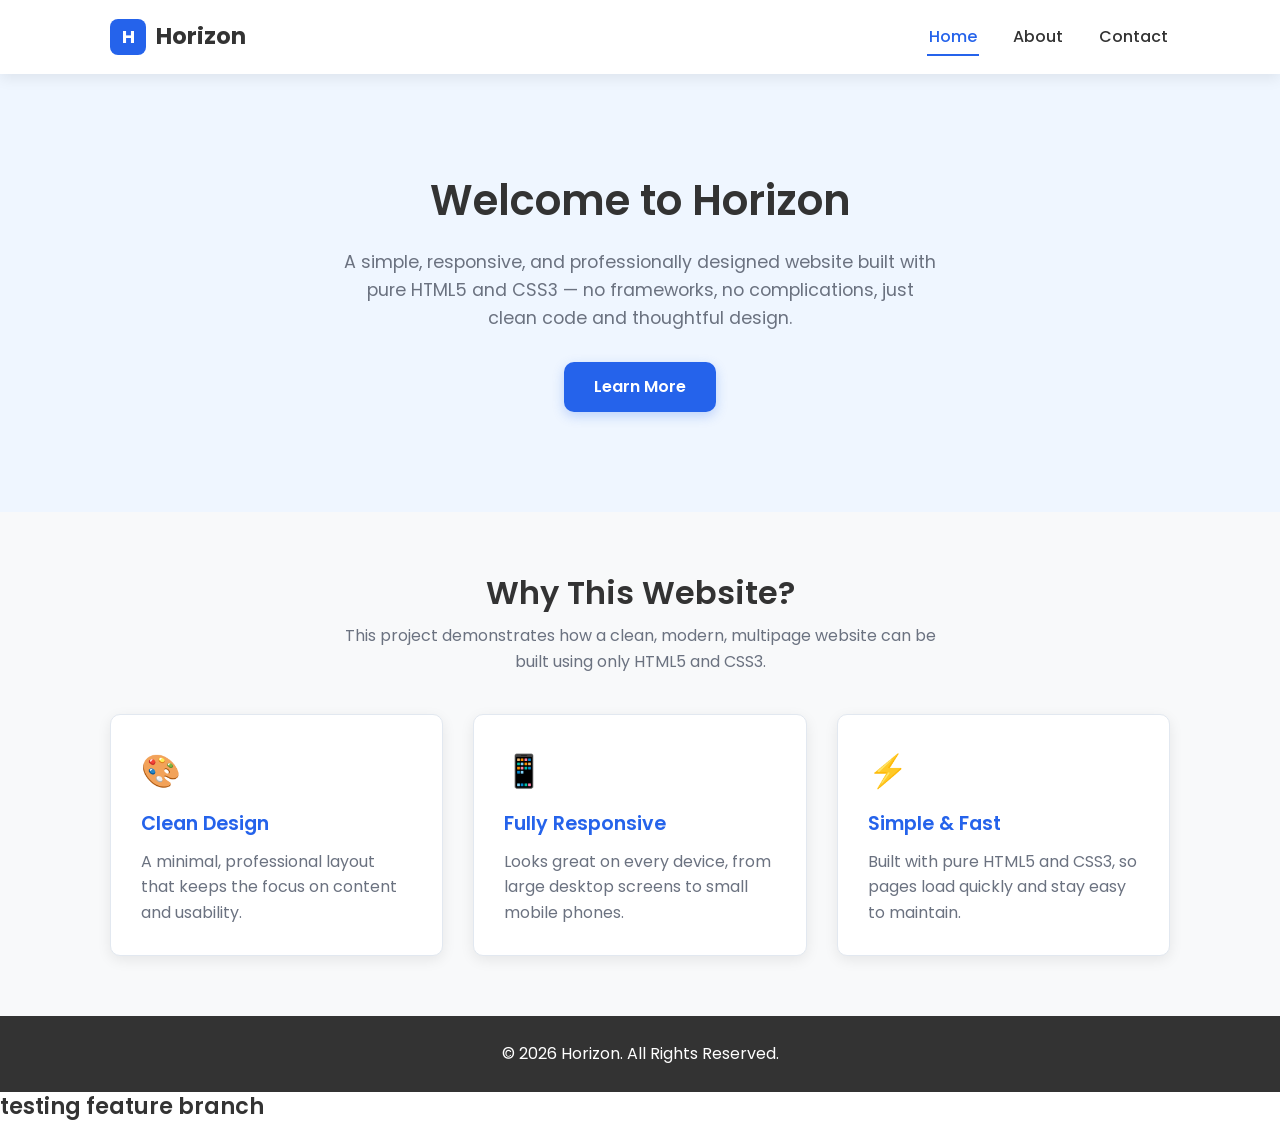
<file: index.html>
<!DOCTYPE html>
<html lang="en">
<head>
    <meta charset="UTF-8">
    <meta name="viewport" content="width=device-width, initial-scale=1.0">
    <meta name="description" content="Horizon - a simple, responsive website built with HTML5 and CSS3.">
    <title>Home | Horizon</title>

    <!-- Google Font: Poppins (falls back to system fonts if offline) -->
    <link rel="preconnect" href="https://fonts.googleapis.com">
    <link href="https://fonts.googleapis.com/css2?family=Poppins:wght@400;500;600;700&display=swap" rel="stylesheet">

    <!-- Shared stylesheet used by every page -->
    <link rel="stylesheet" href="styles.css">
</head>
<body>

    <!-- ===================== Header & Navigation ===================== -->
    <header class="site-header">
        <div class="container header-inner">
            <a href="index.html" class="logo">
                <span class="logo-icon">H</span>
                Horizon
            </a>

            <nav>
                <ul class="nav-links">
                    <li><a href="index.html" class="active">Home</a></li>
                    <li><a href="about.html">About</a></li>
                    <li><a href="contact.html">Contact</a></li>
                </ul>
            </nav>
        </div>
    </header>

    <main>
        <!-- ===================== Hero Section ===================== -->
        <section class="hero">
            <div class="container">
                <h1>Welcome to Horizon</h1>
                <p>
                    A simple, responsive, and professionally designed website built
                    with pure HTML5 and CSS3 &mdash; no frameworks, no complications,
                    just clean code and thoughtful design.
                </p>
                <a href="about.html" class="btn">Learn More</a>
            </div>
        </section>

        <!-- ===================== Purpose Section ===================== -->
        <section class="purpose">
            <div class="container">
                <h2 class="section-title">Why This Website?</h2>
                <p class="section-subtitle">
                    This project demonstrates how a clean, modern, multipage
                    website can be built using only HTML5 and CSS3.
                </p>

                <div class="card-grid">
                    <div class="card">
                        <div class="card-icon">🎨</div>
                        <h3>Clean Design</h3>
                        <p>A minimal, professional layout that keeps the focus on content and usability.</p>
                    </div>

                    <div class="card">
                        <div class="card-icon">📱</div>
                        <h3>Fully Responsive</h3>
                        <p>Looks great on every device, from large desktop screens to small mobile phones.</p>
                    </div>

                    <div class="card">
                        <div class="card-icon">⚡</div>
                        <h3>Simple &amp; Fast</h3>
                        <p>Built with pure HTML5 and CSS3, so pages load quickly and stay easy to maintain.</p>
                    </div>
                </div>
            </div>
        </section>
    </main>

    <!-- ===================== Footer ===================== -->
    <footer class="site-footer">
        <div class="container">
            <p>&copy; 2026 Horizon. All Rights Reserved.</p>
        </div>
    </footer>

</body>
</html>
<h2>testing feature branch</h2>
<!-- test -->
</file>
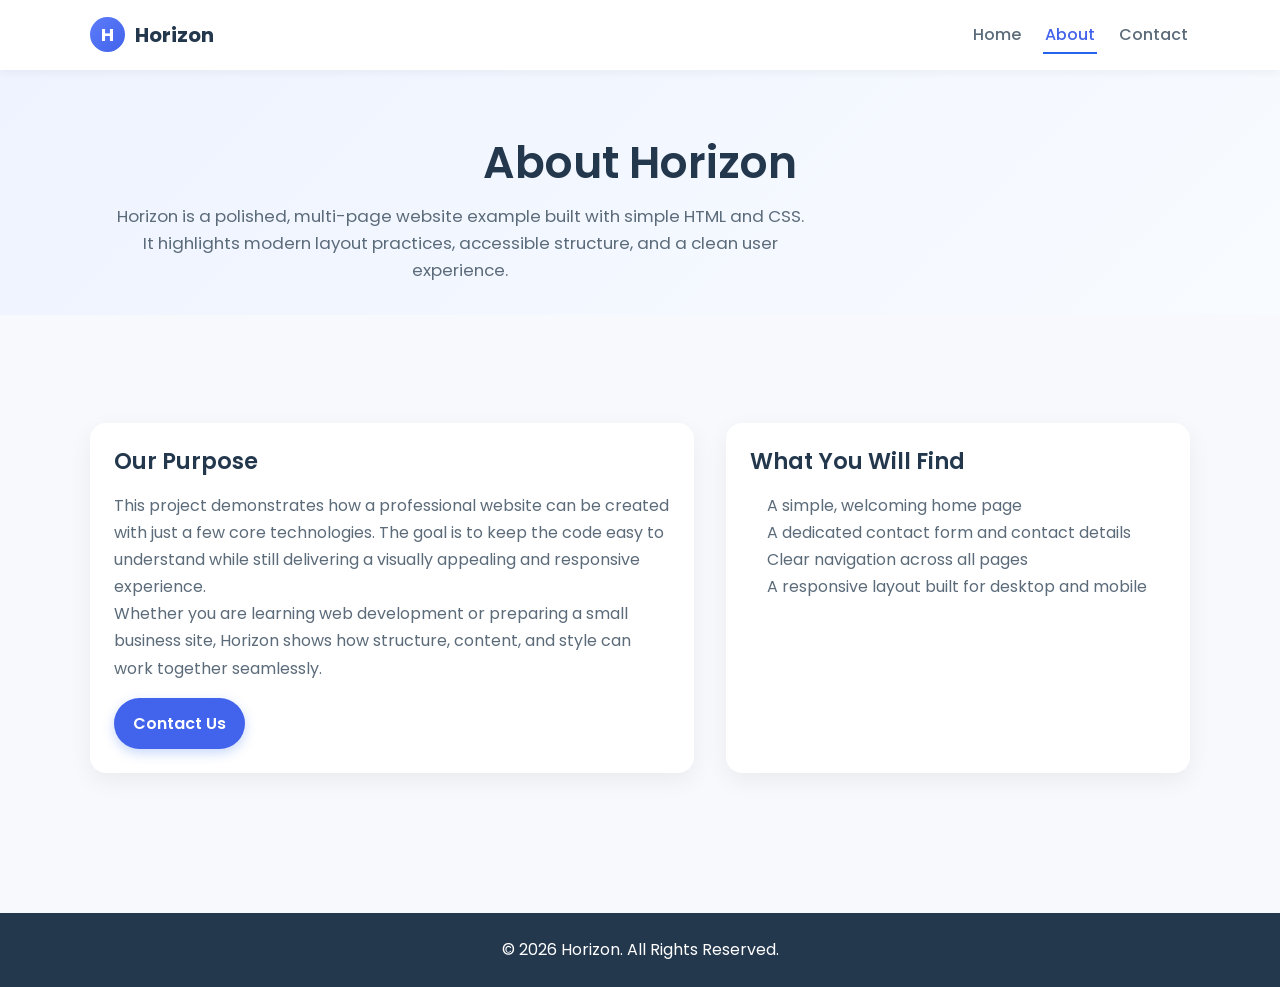
<file: about.html>
<!DOCTYPE html>
<html lang="en">
<head>
    <meta charset="UTF-8">
    <meta name="viewport" content="width=device-width, initial-scale=1.0">
    <meta name="description" content="Learn more about Horizon, a simple and modern custom website built with HTML5 and CSS3.">
    <title>About | Horizon</title>

    <link rel="preconnect" href="https://fonts.googleapis.com">
    <link href="https://fonts.googleapis.com/css2?family=Poppins:wght@400;500;600;700&display=swap" rel="stylesheet">

    <link rel="stylesheet" href="styles.css">
    <style>
        body {
            font-family: 'Poppins', Arial, sans-serif;
            margin: 0;
            background: #f7f9fc;
            color: #23374d;
        }

        .container {
            width: min(1120px, calc(100% - 2rem));
            margin: 0 auto;
        }

        .site-header {
            background: #fff;
            box-shadow: 0 2px 10px rgba(0, 0, 0, 0.05);
        }

        .header-inner {
            display: flex;
            justify-content: space-between;
            align-items: center;
            padding: 1rem 0;
        }

        .logo {
            font-weight: 700;
            font-size: 1.25rem;
            color: #23374d;
            text-decoration: none;
            display: flex;
            align-items: center;
            gap: 0.6rem;
        }

        .logo-icon {
            background: linear-gradient(135deg, #5c7cfa, #4263eb);
            color: #fff;
            width: 2.2rem;
            height: 2.2rem;
            border-radius: 50%;
            display: grid;
            place-items: center;
            font-weight: 700;
        }

        .nav-links {
            display: flex;
            gap: 1.25rem;
            list-style: none;
            padding: 0;
            margin: 0;
        }

        .nav-links a {
            text-decoration: none;
            color: #5b6b7a;
            font-weight: 500;
        }

        .nav-links a.active,
        .nav-links a:hover {
            color: #4263eb;
        }

        .page-header {
            padding: 4rem 0 2rem;
            background: linear-gradient(135deg, #eef3ff, #f8fbff);
        }

        .page-header h1 {
            font-size: clamp(2rem, 4vw, 2.75rem);
            margin-bottom: 0.75rem;
        }

        .page-header p {
            font-size: 1.05rem;
            color: #5b6b7a;
            max-width: 700px;
        }

        .about-grid {
            display: grid;
            gap: 2rem;
            grid-template-columns: 1.3fr 1fr;
            padding: 3rem 0;
        }

        .about-card,
        .values-card {
            background: #fff;
            border-radius: 16px;
            padding: 1.5rem;
            box-shadow: 0 8px 24px rgba(0, 0, 0, 0.06);
        }

        .about-card h2,
        .values-card h2 {
            margin-top: 0;
        }

        .about-card p,
        .values-card li {
            color: #5b6b7a;
            line-height: 1.7;
        }

        .values-card ul {
            padding-left: 1.1rem;
            margin: 0;
        }

        .site-footer {
            background: #23374d;
            color: #fff;
            padding: 1.5rem 0;
            text-align: center;
            margin-top: 2rem;
        }

        .btn {
            display: inline-block;
            margin-top: 1rem;
            padding: 0.8rem 1.2rem;
            border-radius: 999px;
            background: #4263eb;
            color: #fff;
            text-decoration: none;
            font-weight: 600;
        }

        @media (max-width: 768px) {
            .about-grid {
                grid-template-columns: 1fr;
            }

            .header-inner {
                flex-direction: column;
                gap: 0.75rem;
            }
        }
    </style>
</head>
<body>

    <header class="site-header">
        <div class="container header-inner">
            <a href="index.html" class="logo">
                <span class="logo-icon">H</span>
                Horizon
            </a>

            <nav>
                <ul class="nav-links">
                    <li><a href="index.html">Home</a></li>
                    <li><a href="about.html" class="active">About</a></li>
                    <li><a href="contact.html">Contact</a></li>
                </ul>
            </nav>
        </div>
    </header>

    <main>
        <section class="page-header">
            <div class="container">
                <h1>About Horizon</h1>
                <p>Horizon is a polished, multi-page website example built with simple HTML and CSS. It highlights modern layout practices, accessible structure, and a clean user experience.</p>
            </div>
        </section>

        <section>
            <div class="container about-grid">
                <article class="about-card">
                    <h2>Our Purpose</h2>
                    <p>This project demonstrates how a professional website can be created with just a few core technologies. The goal is to keep the code easy to understand while still delivering a visually appealing and responsive experience.</p>
                    <p>Whether you are learning web development or preparing a small business site, Horizon shows how structure, content, and style can work together seamlessly.</p>
                    <a href="contact.html" class="btn">Contact Us</a>
                </article>

                <aside class="values-card">
                    <h2>What You Will Find</h2>
                    <ul>
                        <li>A simple, welcoming home page</li>
                        <li>A dedicated contact form and contact details</li>
                        <li>Clear navigation across all pages</li>
                        <li>A responsive layout built for desktop and mobile</li>
                    </ul>
                </aside>
            </div>
        </section>
    </main>

    <footer class="site-footer">
        <div class="container">
            <p>&copy; 2026 Horizon. All Rights Reserved.</p>
        </div>
    </footer>

</body>
</html>
</file>
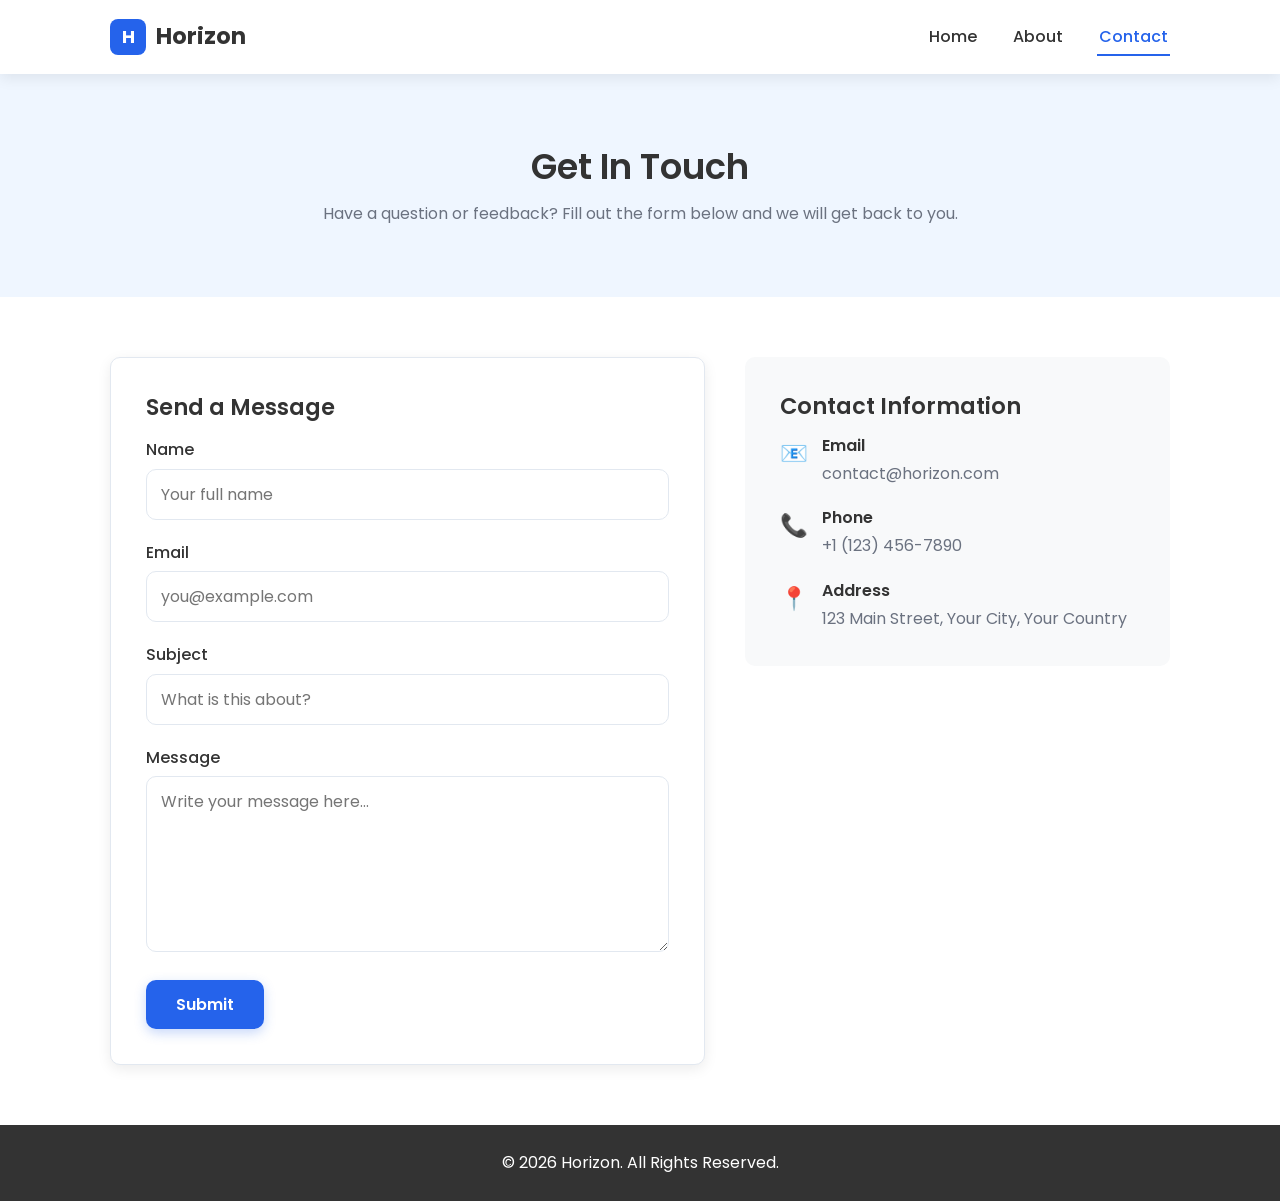
<file: contact.html>
<!DOCTYPE html>
<html lang="en">
<head>
    <meta charset="UTF-8">
    <meta name="viewport" content="width=device-width, initial-scale=1.0">
    <meta name="description" content="Contact Horizon using the form below or reach us directly with the details provided.">
    <title>Contact | Horizon</title>

    <link rel="preconnect" href="https://fonts.googleapis.com">
    <link href="https://fonts.googleapis.com/css2?family=Poppins:wght@400;500;600;700&display=swap" rel="stylesheet">

    <link rel="stylesheet" href="styles.css">
</head>
<body>

    <!-- ===================== Header & Navigation ===================== -->
    <header class="site-header">
        <div class="container header-inner">
            <a href="index.html" class="logo">
                <span class="logo-icon">H</span>
                Horizon
            </a>

            <nav>
                <ul class="nav-links">
                    <li><a href="index.html">Home</a></li>
                    <li><a href="about.html">About</a></li>
                    <li><a href="contact.html" class="active">Contact</a></li>
                </ul>
            </nav>
        </div>
    </header>

    <main>
        <!-- ===================== Page Heading ===================== -->
        <section class="page-header">
            <div class="container">
                <h1>Get In Touch</h1>
                <p>Have a question or feedback? Fill out the form below and we will get back to you.</p>
            </div>
        </section>

        <!-- ===================== Contact Form & Info ===================== -->
        <section>
            <div class="container contact-grid">

                <!-- This is a static HTML form. Since the site uses no JavaScript
                     or backend, a server-side script (or a form service) would be
                     needed to actually send these messages. -->
                <form class="contact-form" action="#" method="POST">
                    <h2>Send a Message</h2>

                    <div class="form-group">
                        <label for="name">Name</label>
                        <input type="text" id="name" name="name" placeholder="Your full name" required>
                    </div>

                    <div class="form-group">
                        <label for="email">Email</label>
                        <input type="email" id="email" name="email" placeholder="you@example.com" required>
                    </div>

                    <div class="form-group">
                        <label for="subject">Subject</label>
                        <input type="text" id="subject" name="subject" placeholder="What is this about?" required>
                    </div>

                    <div class="form-group">
                        <label for="message">Message</label>
                        <textarea id="message" name="message" rows="6" placeholder="Write your message here..." required></textarea>
                    </div>

                    <button type="submit" class="btn">Submit</button>
                </form>

                <!-- Sample contact details - replace with real information -->
                <div class="contact-info">
                    <h2>Contact Information</h2>

                    <div class="info-item">
                        <span class="info-icon">📧</span>
                        <div>
                            <h3>Email</h3>
                            <p>contact@horizon.com</p>
                        </div>
                    </div>

                    <div class="info-item">
                        <span class="info-icon">📞</span>
                        <div>
                            <h3>Phone</h3>
                            <p>+1 (123) 456-7890</p>
                        </div>
                    </div>

                    <div class="info-item">
                        <span class="info-icon">📍</span>
                        <div>
                            <h3>Address</h3>
                            <p>123 Main Street, Your City, Your Country</p>
                        </div>
                    </div>
                </div>

            </div>
        </section>
    </main>

    <!-- ===================== Footer ===================== -->
    <footer class="site-footer">
        <div class="container">
            <p>&copy; 2026 Horizon. All Rights Reserved.</p>
        </div>
    </footer>

</body>
</html>
</file>
<file: styles.css>
/* ==========================================================================
   HORIZON — Shared Stylesheet
   Used by index.html, about.html, and contact.html
   ========================================================================== */

/* ----- 1. Reset ----- */
* {
    margin: 0;
    padding: 0;
    box-sizing: border-box;
}

/* ----- 2. Color Theme, Fonts & Reusable Values ----- */
:root {
    /* Color palette: blue / white / gray */
    --color-primary: #2563eb;       /* Main brand blue */
    --color-primary-dark: #1d4ed8;  /* Hover state */
    --color-primary-light: #eff6ff; /* Light blue backgrounds */
    --color-white: #ffffff;
    --color-light-gray: #f8f9fa;    /* Alternate section background */
    --color-border: #e2e8f0;        /* Card / input borders */
    --color-text: #333333;          /* Main text color */
    --color-text-light: #6b7280;    /* Secondary / muted text */

    /* Font */
    --font-main: 'Poppins', 'Segoe UI', Arial, sans-serif;

    /* Shape & motion */
    --radius: 10px;
    --shadow: 0 4px 14px rgba(0, 0, 0, 0.08);
    --transition: 0.3s ease;
}

/* ----- 3. Base / Global Styles ----- */
html {
    scroll-behavior: smooth;
}

body {
    font-family: var(--font-main);
    color: var(--color-text);
    line-height: 1.6;
    background-color: var(--color-white);

    /* Flex column so the footer sticks to the bottom on short pages */
    display: flex;
    flex-direction: column;
    min-height: 100vh;
}

main {
    flex: 1 0 auto;
}

a {
    text-decoration: none;
    color: inherit;
}

ul {
    list-style: none;
}

button {
    font-family: var(--font-main);
}

h1, h2, h3, h4 {
    font-weight: 600;
    line-height: 1.3;
}

h2 {
    font-size: 1.4rem;
    margin-bottom: 15px;
}

h3 {
    font-size: 1.15rem;
    margin-bottom: 8px;
}

/* ----- 4. Layout Helpers ----- */
.container {
    width: 100%;
    max-width: 1100px;
    margin: 0 auto;
    padding: 0 20px;
}

section {
    padding: 60px 0;
}

/* ==========================================================================
   Header & Navigation
   ========================================================================== */
.site-header {
    background-color: var(--color-white);
    box-shadow: var(--shadow);
    position: sticky;
    top: 0;
    z-index: 100;
}

.header-inner {
    display: flex;
    justify-content: space-between;
    align-items: center;
    padding-top: 18px;
    padding-bottom: 18px;
}

/* Logo (icon badge + wordmark) */
.logo {
    display: flex;
    align-items: center;
    gap: 10px;
    font-size: 1.4rem;
    font-weight: 700;
    color: var(--color-text);
}

.logo-icon {
    display: inline-flex;
    align-items: center;
    justify-content: center;
    width: 36px;
    height: 36px;
    flex-shrink: 0;
    background-color: var(--color-primary);
    color: var(--color-white);
    border-radius: 8px;
    font-size: 1.1rem;
}

.nav-links {
    display: flex;
    gap: 32px;
}

.nav-links a {
    display: inline-block;
    font-weight: 500;
    padding: 6px 2px;
    position: relative;
    transition: color var(--transition);
}

/* Animated underline that grows on hover / marks the active page */
.nav-links a::after {
    content: "";
    position: absolute;
    left: 0;
    bottom: 0;
    width: 0;
    height: 2px;
    background-color: var(--color-primary);
    transition: width var(--transition);
}

.nav-links a:hover,
.nav-links a.active {
    color: var(--color-primary);
}

.nav-links a:hover::after,
.nav-links a.active::after {
    width: 100%;
}

/* ==========================================================================
   Buttons
   ========================================================================== */
.btn {
    display: inline-block;
    background-color: var(--color-primary);
    color: var(--color-white);
    padding: 12px 30px;
    border: none;
    border-radius: var(--radius);
    font-family: var(--font-main);
    font-size: 1rem;
    font-weight: 600;
    cursor: pointer;
    box-shadow: 0 4px 12px rgba(37, 99, 235, 0.25);
    transition: background-color var(--transition), transform var(--transition);
}

.btn:hover {
    background-color: var(--color-primary-dark);
    transform: translateY(-2px);
}

/* ==========================================================================
   Hero Section (Home page)
   ========================================================================== */
.hero {
    background-color: var(--color-primary-light);
    text-align: center;
    padding: 100px 0;
}

.hero h1 {
    font-size: 2.6rem;
    margin-bottom: 20px;
}

.hero p {
    max-width: 600px;
    margin: 0 auto 30px;
    color: var(--color-text-light);
    font-size: 1.1rem;
}

/* ==========================================================================
   Section Titles (used above the card grid on the Home page)
   ========================================================================== */
.section-title {
    text-align: center;
    font-size: 2rem;
    margin-bottom: 10px;
}

.section-subtitle {
    text-align: center;
    color: var(--color-text-light);
    max-width: 600px;
    margin: 0 auto 40px;
}

/* ==========================================================================
   Purpose Section (Home page)
   ========================================================================== */
.purpose {
    background-color: var(--color-light-gray);
}

/* ==========================================================================
   Card Grid (Purpose section & About page)
   ========================================================================== */
.card-grid {
    display: grid;
    grid-template-columns: repeat(3, 1fr);
    gap: 30px;
    margin-top: 10px;
}

.card-grid-2 {
    grid-template-columns: repeat(2, 1fr);
}

.card {
    background-color: var(--color-white);
    border: 1px solid var(--color-border);
    border-radius: var(--radius);
    padding: 30px;
    box-shadow: var(--shadow);
    transition: transform var(--transition);
}

.card:hover {
    transform: translateY(-5px);
}

.card-icon {
    font-size: 2rem;
    margin-bottom: 15px;
}

/* Card titles are marked up as h2 or h3 depending on the page's heading
   structure, but should always look the same */
.card h2,
.card h3 {
    color: var(--color-primary);
    font-size: 1.2rem;
    margin-bottom: 12px;
}

.card p {
    color: var(--color-text-light);
}

/* Checklist-style list used in the "Objectives" card on the About page */
.objectives-list li {
    position: relative;
    padding-left: 26px;
    margin-bottom: 10px;
    color: var(--color-text-light);
}

.objectives-list li::before {
    content: "✓";
    position: absolute;
    left: 0;
    color: var(--color-primary);
    font-weight: 700;
}

/* ==========================================================================
   Page Header (About & Contact pages)
   ========================================================================== */
.page-header {
    background-color: var(--color-primary-light);
    text-align: center;
    padding: 70px 0;
}

.page-header h1 {
    font-size: 2.2rem;
    margin-bottom: 12px;
}

.page-header p {
    color: var(--color-text-light);
}

/* ==========================================================================
   Contact Page
   ========================================================================== */
.contact-grid {
    display: grid;
    grid-template-columns: 1.4fr 1fr;
    gap: 40px;
    align-items: start;
}

.contact-form {
    background-color: var(--color-white);
    border: 1px solid var(--color-border);
    border-radius: var(--radius);
    box-shadow: var(--shadow);
    padding: 35px;
}

.form-group {
    margin-bottom: 20px;
}

.form-group label {
    display: block;
    margin-bottom: 6px;
    font-weight: 500;
}

.form-group input,
.form-group textarea {
    width: 100%;
    padding: 12px 14px;
    border: 1px solid var(--color-border);
    border-radius: var(--radius);
    font-family: var(--font-main);
    font-size: 1rem;
    color: var(--color-text);
    transition: border-color var(--transition);
}

.form-group input:focus,
.form-group textarea:focus {
    outline: none;
    border-color: var(--color-primary);
}

.form-group textarea {
    resize: vertical;
}

.contact-info {
    background-color: var(--color-light-gray);
    border-radius: var(--radius);
    padding: 35px;
}

.info-item {
    display: flex;
    align-items: flex-start;
    gap: 14px;
    margin-bottom: 22px;
}

.info-item:last-child {
    margin-bottom: 0;
}

.info-icon {
    font-size: 1.4rem;
}

.info-item h3 {
    font-size: 1rem;
    margin-bottom: 4px;
}

.info-item p {
    color: var(--color-text-light);
}

/* ==========================================================================
   Footer
   ========================================================================== */
.site-footer {
    background-color: var(--color-text);
    color: var(--color-white);
    text-align: center;
    padding: 25px 0;
}

/* ==========================================================================
   Responsive Design
   ========================================================================== */

/* Tablets and small laptops */
@media (max-width: 900px) {
    .card-grid,
    .card-grid-2 {
        grid-template-columns: repeat(2, 1fr);
    }

    .contact-grid {
        grid-template-columns: 1fr;
    }
}

/* Mobile phones */
@media (max-width: 600px) {
    .header-inner {
        flex-direction: column;
        gap: 12px;
        padding-top: 14px;
        padding-bottom: 14px;
    }

    .nav-links {
        gap: 18px;
    }

    .hero {
        padding: 70px 0;
    }

    .hero h1 {
        font-size: 2rem;
    }

    .page-header {
        padding: 50px 0;
    }

    .card-grid,
    .card-grid-2 {
        grid-template-columns: 1fr;
    }

    section {
        padding: 40px 0;
    }
}
</file>
